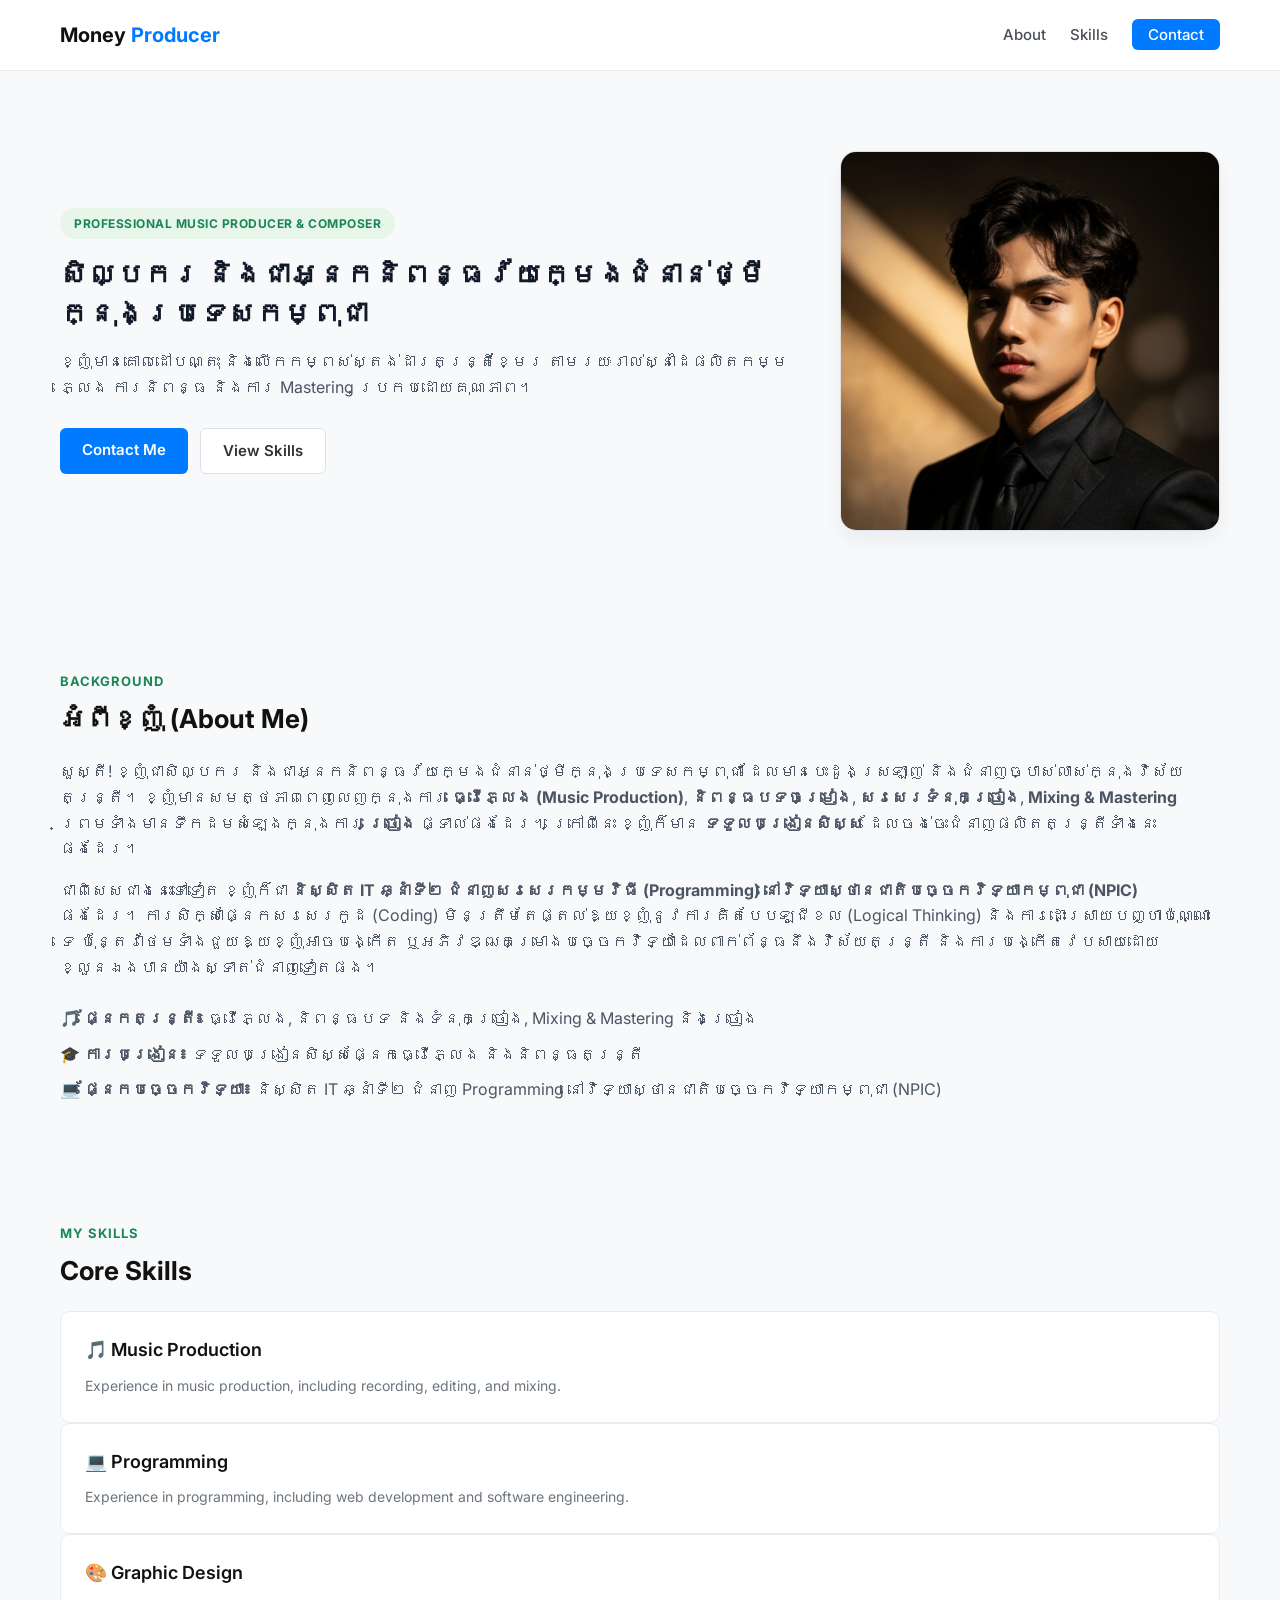
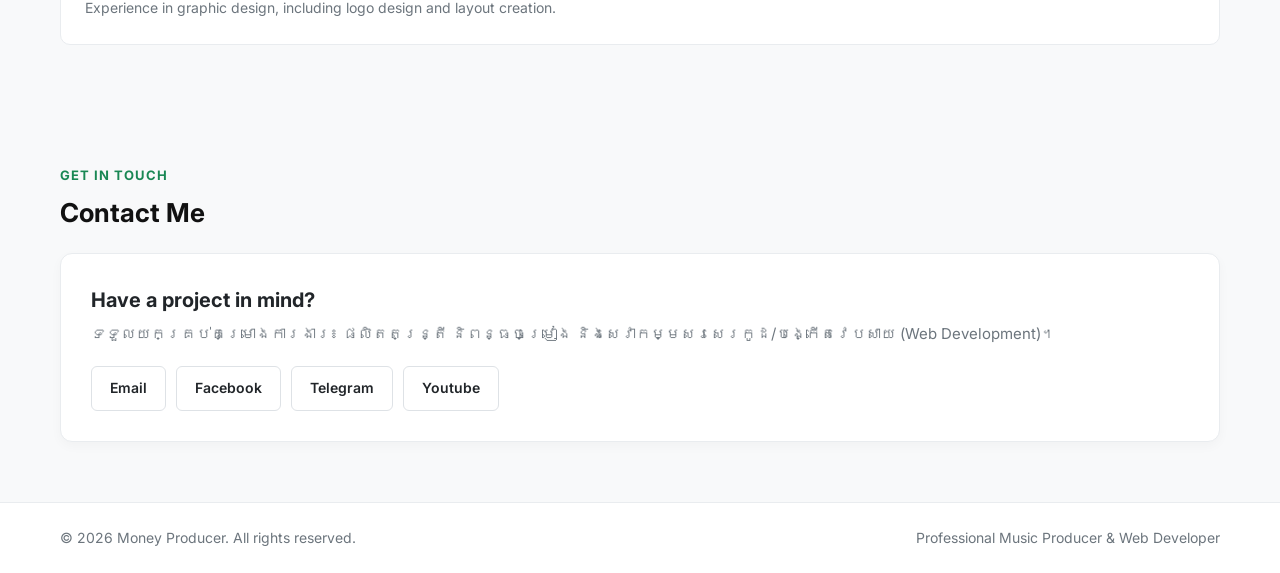
<file: index.html>
<!doctype html>
<html lang="km">

<head>
    <meta charset="UTF-8" />
    <meta name="viewport" content="width=device-width, initial-scale=1.0" />
    <title>Money Producer - Personal Website</title>
    <script async src="https://pagead2.googlesyndication.com/pagead/js/adsbygoogle.js?client=ca-pub-3477442543147797"
     crossorigin="anonymous">
    </script>
    <link rel="stylesheet" href="style.css" />
    <link rel="preconnect" href="https://fonts.googleapis.com" />
    <link rel="preconnect" href="https://fonts.gstatic.com" crossorigin />
    <link
        href="https://fonts.googleapis.com/css2?family=Inter:wght@400;500;600;700&family=Kantumruuy+Pro:wght@400;500;600;700&display=swap"
        rel="stylesheet" />
</head>

<body>
    <!-- Header Navbar -->
    <header>
        <div class="container nav-wrapper">
            <a class="brand" href="#hero">Money <span>Producer</span></a>
            <ul class="nav-links">
                <li><a href="#about">About</a></li>
                <li><a href="#skills">Skills</a></li>
                <li><a href="#contact" class="btn-nav">Contact</a></li>
            </ul>
        </div>
    </header>

    <!-- Hero Section -->
    <section id="hero">
        <div class="container hero-grid">
            <!-- ផ្នែកអត្ថបទ (ខាងឆ្វេង) -->
            <div class="hero-text">
                <span class="status-badge">Professional Music Producer & Composer</span>
                <h1 class="hero-title">
                    សិល្បករ និងជាអ្នកនិពន្ធវ័យក្មេងជំនាន់ថ្មីក្នុងប្រទេសកម្ពុជា
                </h1>
                <p class="hero-desc">
                    ខ្ញុំមានគោលដៅបណ្តុះ និងលើកកម្ពស់ស្តង់ដារតន្ត្រីខ្មែរ
                    តាមរយៈរាល់ស្នាដៃផលិតកម្មភ្លេង ការនិពន្ធ និងការ Mastering
                    ប្រកបដោយគុណភាព។
                </p>
                <div class="hero-actions">
                    <a class="btn-primary" href="#contact">Contact Me</a>
                    <a class="btn-secondary" href="#skills">View Skills</a>
                </div>
            </div>

            <!-- ផ្នែករូបថត (ខាងស្តាំ) -->
            <div class="hero-image-wrap">
                <img class="profile-photo" src="/E864591B-BF00-466B-9395-685DC0DAFDF1_1_105_c.jpeg"
                    alt="Money Producer Studio" />
            </div>
        </div>
    </section>

    <!-- About Section -->
    <section id="about">
        <div class="container">
            <div class="section-header">
                <p class="status-label">Background</p>
                <h2 class="section-title">អំពីខ្ញុំ (About Me)</h2>
            </div>
            <div class="about-content">
                <p>
                    សួស្តី! ខ្ញុំជាសិល្បករ
                    និងជាអ្នកនិពន្ធវ័យក្មេងជំនាន់ថ្មីក្នុងប្រទេសកម្ពុជា
                    ដែលមានបេះដូងស្រឡាញ់ និងជំនាញច្បាស់លាស់ក្នុងវិស័យតន្ត្រី។
                    ខ្ញុំមានសមត្ថភាពពេញលេញក្នុងការ
                    <strong>ធ្វើភ្លេង (Music Production)</strong>,
                    <strong>និពន្ធបទចម្រៀង</strong>, <strong>សរសេរទំនុកច្រៀង</strong>,
                    <strong>Mixing & Mastering</strong> ព្រមទាំងមានទឹកដមសំឡេងក្នុងការ
                    <strong>ច្រៀង</strong> ផ្ទាល់ផងដែរ។ ក្រៅពីនេះ ខ្ញុំក៏មាន
                    <strong>ទទួលបង្រៀនសិស្ស</strong>
                    ដែលចង់ចេះជំនាញផលិតតន្ត្រីទាំងនេះផងដែរ។
                </p>

                <p>
                    ជាពិសេសជាងនេះទៅទៀត ខ្ញុំក៏ជា
                    <strong>និស្សិត IT ឆ្នាំទី២ ជំនាញសរសេរកម្មវិធី (Programming)
                        នៅវិទ្យាស្ថានជាតិបច្ចេកវិទ្យាកម្ពុជា (NPIC)</strong>
                    ផងដែរ។ ការសិក្សាផ្នែកសរសេរកូដ (Coding)
                    មិនត្រឹមតែផ្តល់ឱ្យខ្ញុំនូវការគិតបែបឡូជីខល (Logical Thinking)
                    និងការដោះស្រាយបញ្ហាប៉ុណ្ណោះទេ ប៉ុន្តែវាថែមទាំងជួយឱ្យខ្ញុំអាចបង្កើត
                    ឬអភិវឌ្ឍគម្រោងបច្ចេកវិទ្យាដែលពាក់ព័ន្ធនឹងវិស័យតន្ត្រី
                    និងការបង្កើតវេបសាយដោយខ្លួនឯងបានយ៉ាងស្ទាត់ជំនាញទៀតផង។
                </p>

                <ul class="about-list">
                    <li>
                        🎵 <strong>ផ្នែកតន្ត្រី៖</strong> ធ្វើភ្លេង, និពន្ធបទ
                        និងទំនុកច្រៀង, Mixing & Mastering និងច្រៀង
                    </li>
                    <li>
                        🎓 <strong>ការបង្រៀន៖</strong> ទទួលបង្រៀនសិស្សផ្នែកធ្វើភ្លេង
                        និងនិពន្ធតន្ត្រី
                    </li>
                    <li>
                        💻 <strong>ផ្នែកបច្ចេកវិទ្យា៖</strong> និស្សិត IT ឆ្នាំទី២ ជំនាញ
                        Programming នៅវិទ្យាស្ថានជាតិបច្ចេកវិទ្យាកម្ពុជា (NPIC)
                    </li>
                </ul>
            </div>
        </div>
    </section>

    <!-- Skills Section -->
    <section id="skills">
        <div class="container">
            <div class="section-header">
                <p class="status-label">MY SKILLS</p>
                <h2 class="section-title">Core Skills</h2>
            </div>
            <div class="skills-layout">
                <div class="skill-box">
                    <h3>🎵 Music Production</h3>
                    <p>Experience in music production, including recording, editing, and mixing.</p>
                </div>
            </div>
            <div class="skills-layout">
                <div class="skill-box">
                    <h3>💻 Programming</h3>
                    <p>Experience in programming, including web development and software engineering.</p>
                </div>
            </div>
            <div class="skills-layout">
                <div class="skill-box">
                    <h3>🎨 Graphic Design</h3>
                    <p>Experience in graphic design, including logo design and layout creation.</p>
                </div>
            </div>
    </section>
    <!-- Contact Section -->
    <section id="contact">
        <div class="container">
            <div class="section-header">
                <p class="status-label">GET IN TOUCH</p>
                <h2 class="section-title">Contact Me</h2>
            </div>
            <div class="contact-card">
                <div class="contact-text">
                    <h3>Have a project in mind?</h3>
                    <p>
                        ទទួលយកគ្រប់គម្រោងការងារ៖ ផលិតតន្ត្រី និពន្ធចម្រៀង
                        និងសេវាកម្មសរសេរកូដ/បង្កើតវេបសាយ (Web Development)។
                    </p>
                </div>
                <div class="contact-links">
                    <a class="contact-link" href="mailto:moneyprod123@gmail.com">Email</a>
                    <a class="contact-link" href="https://web.facebook.com/phalsokchanmoney855"
                        target="_blank">Facebook</a>
                    <a class="contact-link" href="https://t.me/producer_money24k" target="_blank">Telegram</a>
                    <a class="contact-link" href="https://www.youtube.com/@producer_money24k"
                        target="_blank">Youtube</a>
                </div>
            </div>
        </div>
    </section>

    <!-- Footer Section -->
    <footer>
        <div class="container footer-inner">
            <p>&copy; 2026 Money Producer. All rights reserved.</p>
            <p>Professional Music Producer & Web Developer</p>
        </div>
    </footer>
    <!-- កូដ JavaScript រាប់ចំនួន View ដាក់ទីនេះ -->
    <script>
        // រាប់ចំនួន Views និងរក្សាទុកក្នុង LocalStorage
        let currentViews = localStorage.getItem('page_views') || 0;
        currentViews = parseInt(currentViews) + 1;
        localStorage.setItem('page_views', currentViews);
    </script>
</body>

</html>
</file>
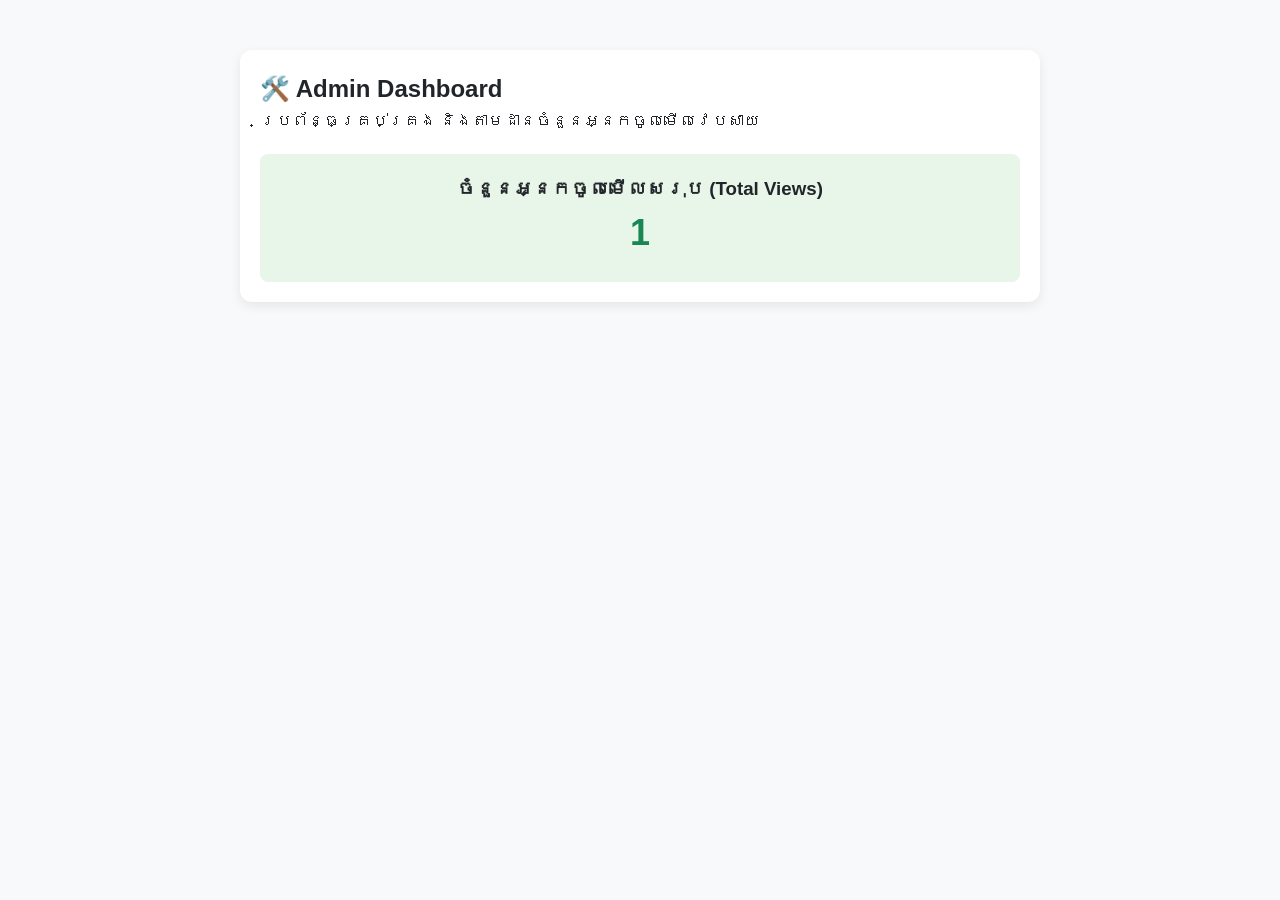
<file: admin.html>
<!DOCTYPE html>
<html lang="km">
<head>
    <meta charset="UTF-8">
    <meta name="viewport" content="width=device-width, initial-scale=1.0">
    <title>Admin Dashboard - Money Producer</title>
    <link rel="stylesheet" href="style.css">
    <style>
        .admin-container {
            max-width: 800px;
            margin: 50px auto;
            padding: 20px;
            background: #fff;
            border-radius: 12px;
            box-shadow: 0 4px 12px rgba(0,0,0,0.08);
        }
        .stat-card {
            background: #e8f5e9;
            padding: 20px;
            border-radius: 8px;
            text-align: center;
            margin-top: 20px;
        }
        .stat-number {
            font-size: 36px;
            font-weight: 700;
            color: #198754;
        }
    </style>
</head>
<body>
    <div class="admin-container">
        <h2>🛠️ Admin Dashboard</h2>
        <p>ប្រព័ន្ធគ្រប់គ្រង និងតាមដានចំនួនអ្នកចូលមើលវេបសាយ</p>
        
        <div class="stat-card">
            <h3>ចំនួនអ្នកចូលមើលសរុប (Total Views)</h3>
            <div class="stat-number" id="viewCount">0</div>
        </div>
    </div>

    <script>
        // ទាញយកចំនួន Views មកបង្ហាញ
        const views = localStorage.getItem('page_views') || 0;
        document.getElementById('viewCount').innerText = views;
    </script>
</body>
</html>
</file>
<file: style.css>
* {
  margin: 0;
  padding: 0;
  box-sizing: border-box;
}

html {
  scroll-behavior: smooth;
}

body {
  font-family: "Kantumruuy Pro", "Inter", sans-serif;
  line-height: 1.6;
  background-color: #f8f9fa;
  color: #212529;
}

/* Base Container */
.container {
  width: 100%;
  max-width: 1200px;
  margin: 0 auto;
  padding: 0 20px;
}

/* Header Navbar */
header {
  border-bottom: 1px solid #e9ecef;
  position: sticky;
  top: 0;  
  background-color: #ffffff;
  z-index: 1000;
}

.nav-wrapper {
  display: flex;
  justify-content: space-between;
  align-items: center;
  height: 70px;
}

.brand {
  font-size: 20px;
  font-weight: 700;
  text-decoration: none;
  color: #111;
}

.brand span {
  color: #007bff;
}

.nav-links {
  display: flex;
  align-items: center;
  gap: 24px;
  list-style: none;
}

.nav-links a {
  text-decoration: none;
  color: #495057;
  font-size: 15px;
  font-weight: 500;
  transition: color 0.2s ease;
}

.nav-links a:hover {
  color: #007bff;
}

.btn-nav {
  background-color: #007bff;
  color: #fff !important;
  padding: 6px 16px;
  border-radius: 6px;
}

.btn-nav:hover {
  background-color: #0056b3;
}

/* Hero Section */
#hero {
  padding: 80px 0;
}

.hero-grid {
  display: grid;
  grid-template-columns: 1fr 380px; /* អត្ថបទខាងឆ្វេង រូបភាពខាងស្តាំ */
  align-items: center;
  gap: 40px;
}

.status-badge {
  display: inline-block;
  font-size: 12px;
  font-weight: 700;
  letter-spacing: 0.5px;
  text-transform: uppercase;
  color: #198754;
  background-color: #e8f5e9;
  padding: 6px 14px;
  border-radius: 20px;
  margin-bottom: 16px;
}

.hero-title {
  font-size: 28px;
  font-weight: 700;
  line-height: 1.4;
  color: #111827;
  margin-bottom: 16px;
}

.hero-desc {
  font-size: 16px;
  color: #4b5563;
  margin-bottom: 28px;
}

.hero-actions {
  display: flex;
  gap: 12px;
}

.btn-primary {
  background-color: #007bff;
  color: #fff;
  padding: 10px 22px;
  border-radius: 6px;
  text-decoration: none;
  font-size: 15px;
  font-weight: 600;
  transition: background-color 0.2s ease;
}

.btn-primary:hover {
  background-color: #0056b3;
}

.btn-secondary {
  background-color: #ffffff;
  color: #333;
  border: 1px solid #dee2e6;
  padding: 10px 22px;
  text-decoration: none;
  border-radius: 6px;
  font-size: 15px;
  font-weight: 600;
  transition: background-color 0.2s ease;
}

.btn-secondary:hover {
  background-color: #e9ecef;
}

/* Image Wrapper */
.hero-image-wrap {
  display: flex;
  justify-content: flex-end;
}

.profile-photo {
  width: 100%;
  max-width: 380px;
  height: auto;
  border-radius: 16px;
  object-fit: cover;
  border: 1px solid #dee2e6;
  box-shadow: 0 10px 20px rgba(0, 0, 0, 0.05);
}

/* Sections General Style */
section {
  padding: 60px 0;
}

.status-label {
  font-size: 13px;
  text-transform: uppercase; 
  font-weight: 700;
  letter-spacing: 1px;
  color: #198754;
  margin-bottom: 6px;
}

.section-title {
  font-size: 26px;
  font-weight: 700;
  color: #111;
  margin-bottom: 20px;
}

.about-content {
  font-size: 16px;
  color: #4b5563;
  display: flex;
  flex-direction: column;
  gap: 16px;
}

.about-list {
  list-style: none;
  display: flex;
  flex-direction: column;
  gap: 10px;
  margin-top: 10px;
}

/* Skills Grid Layout */
.skills-grid {
  display: grid;
  grid-template-columns: repeat(auto-fit, minmax(280px, 1fr));
  gap: 20px;
}

.skill-box {
  border: 1px solid #e9ecef;
  border-radius: 10px;
  padding: 24px;
  background-color: #fff;
  transition: transform 0.2s ease, border-color 0.2s ease;
}

.skill-box:hover {
  border-color: #007bff;
  transform: translateY(-3px);
}

.skill-box h3 {
  font-size: 18px;
  margin-bottom: 10px;
  font-weight: 600;
  color: #111;
}

.skill-box p {
  font-size: 14px;
  color: #6c757d;
}

/* Contact Section */
.contact-card {
  border: 1px solid #e9ecef;
  border-radius: 12px;
  padding: 30px;
  background-color: #fff;
  display: flex;
  justify-content: space-between;
  align-items: center;
  flex-wrap: wrap;
  gap: 20px;
  box-shadow: 0 4px 12px rgba(0, 0, 0, 0.03);
}

.contact-text h3 {
  font-size: 20px;
  margin-bottom: 6px;
}

.contact-text p {
  color: #6c757d;
  font-size: 15px;
}

.contact-links {
  display: flex;
  gap: 10px;
}

.contact-link {
  background-color: #ffffff;
  border: 1px solid #dee2e6;
  padding: 10px 18px;
  border-radius: 6px;
  text-decoration: none;
  color: #212529;
  font-size: 14px;
  font-weight: 600;
  transition: all 0.2s ease;
}

.contact-link:hover {
  background-color: #f8f9fa;
  border-color: #007bff;
  color: #007bff;
}

/* Footer */
footer {
  border-top: 1px solid #e9ecef;
  padding: 24px 0;
  color: #6c757d;
  font-size: 14px;
  background-color: #fff;
}

.footer-inner {
  display: flex;
  justify-content: space-between;
  align-items: center;
  flex-wrap: wrap;
  gap: 12px;
}

@media (max-width: 600px) {
  .nav-wrapper {
    flex-direction: column;
    height: auto;
    padding: 15px 0;
    gap: 12px;
  }

  .hero-title {
    font-size: 22px;
  }

  .contact-card {
    flex-direction: column;
    text-align: center;
  }

  .contact-links {
    width: 100%;
    justify-content: center;
  }

  .footer-inner {
    flex-direction: column;
    text-align: center;
  }
}
</file>
